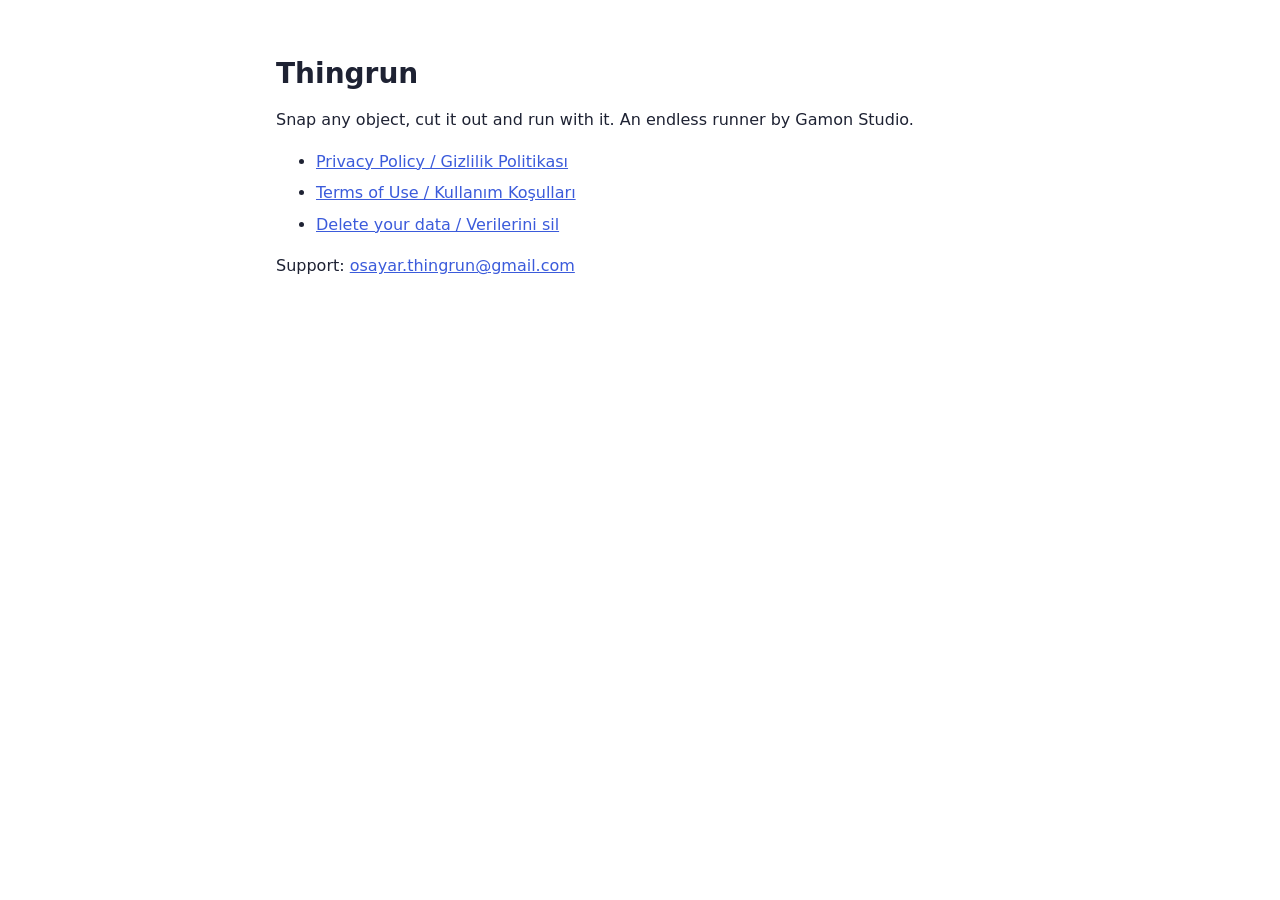
<file: index.html>
<!doctype html>
<html lang="en">
<head>
<meta charset="utf-8">
<meta name="viewport" content="width=device-width, initial-scale=1">
<title>Thingrun</title>
<link rel="stylesheet" href="style.css">
</head>
<body>
<main>
<h1>Thingrun</h1>
<p>Snap any object, cut it out and run with it. An endless runner by Gamon Studio.</p>
<ul>
<li><a href="privacy.html">Privacy Policy / Gizlilik Politikası</a></li>
<li><a href="terms.html">Terms of Use / Kullanım Koşulları</a></li>
<li><a href="delete.html">Delete your data / Verilerini sil</a></li>
</ul>
<p>Support: <a href="mailto:osayar.thingrun@gmail.com">osayar.thingrun@gmail.com</a></p>
</main>
</body>
</html>
</file>
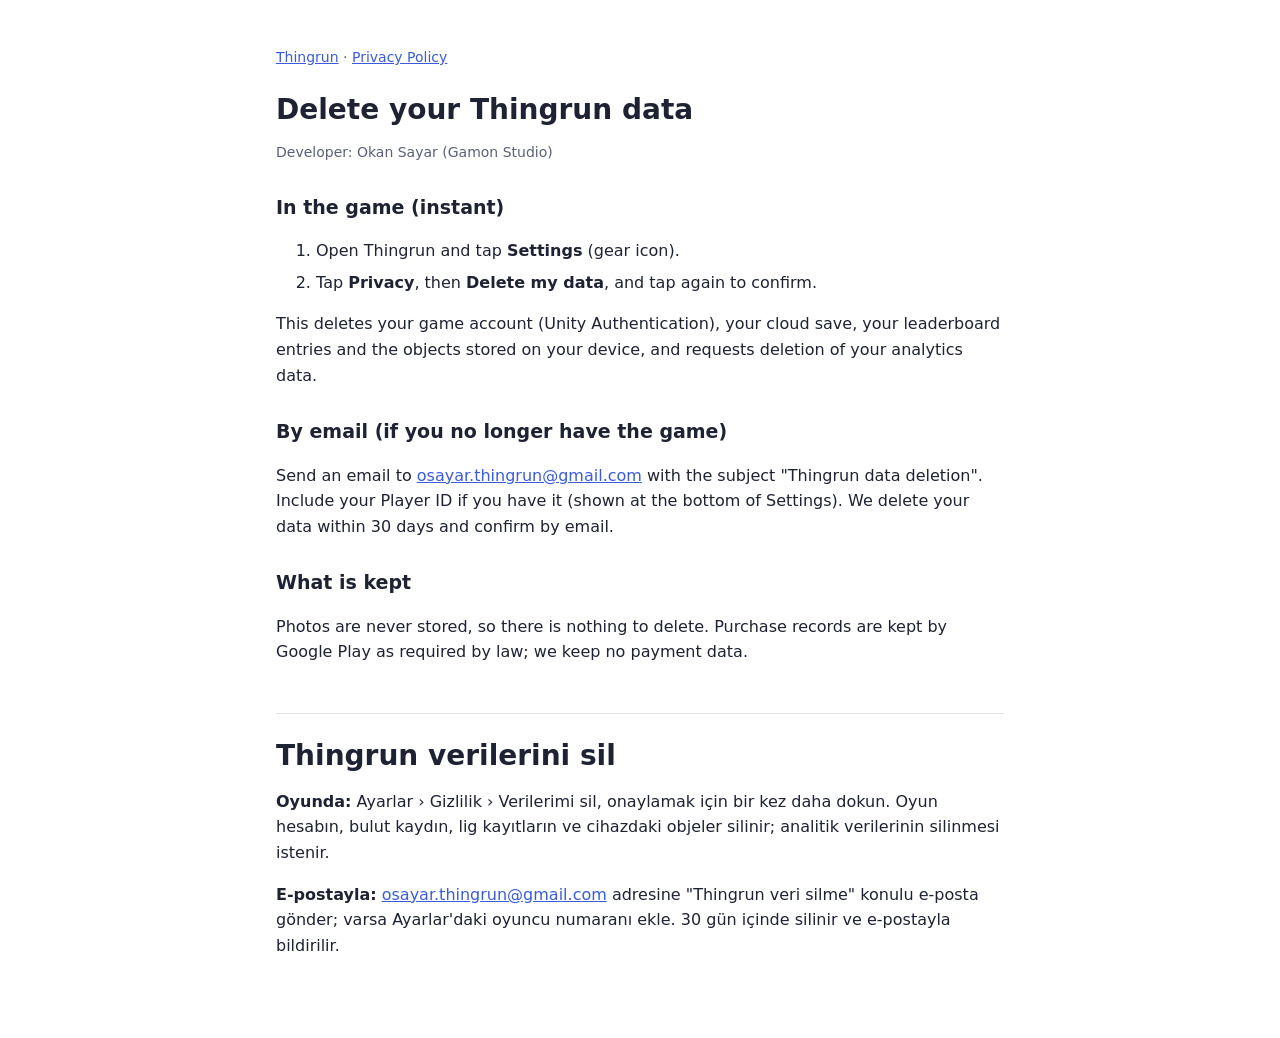
<file: delete.html>
<!doctype html>
<html lang="en">
<head>
<meta charset="utf-8">
<meta name="viewport" content="width=device-width, initial-scale=1">
<title>Thingrun – Delete your data</title>
<link rel="stylesheet" href="style.css">
</head>
<body>
<main>
<p class="nav"><a href="index.html">Thingrun</a> · <a href="privacy.html">Privacy Policy</a></p>
<h1>Delete your Thingrun data</h1>
<p class="meta">Developer: Okan Sayar (Gamon Studio)</p>

<h2>In the game (instant)</h2>
<ol>
<li>Open Thingrun and tap <b>Settings</b> (gear icon).</li>
<li>Tap <b>Privacy</b>, then <b>Delete my data</b>, and tap again to confirm.</li>
</ol>
<p>This deletes your game account (Unity Authentication), your cloud save, your leaderboard entries and the objects stored on your device, and requests deletion of your analytics data.</p>

<h2>By email (if you no longer have the game)</h2>
<p>Send an email to <a href="mailto:osayar.thingrun@gmail.com?subject=Thingrun%20data%20deletion">osayar.thingrun@gmail.com</a> with the subject "Thingrun data deletion". Include your Player ID if you have it (shown at the bottom of Settings). We delete your data within 30 days and confirm by email.</p>

<h2>What is kept</h2>
<p>Photos are never stored, so there is nothing to delete. Purchase records are kept by Google Play as required by law; we keep no payment data.</p>

<hr>
<h1>Thingrun verilerini sil</h1>
<p><b>Oyunda:</b> Ayarlar › Gizlilik › Verilerimi sil, onaylamak için bir kez daha dokun. Oyun hesabın, bulut kaydın, lig kayıtların ve cihazdaki objeler silinir; analitik verilerinin silinmesi istenir.</p>
<p><b>E-postayla:</b> <a href="mailto:osayar.thingrun@gmail.com?subject=Thingrun%20veri%20silme">osayar.thingrun@gmail.com</a> adresine "Thingrun veri silme" konulu e-posta gönder; varsa Ayarlar'daki oyuncu numaranı ekle. 30 gün içinde silinir ve e-postayla bildirilir.</p>
</main>
</body>
</html>
</file>
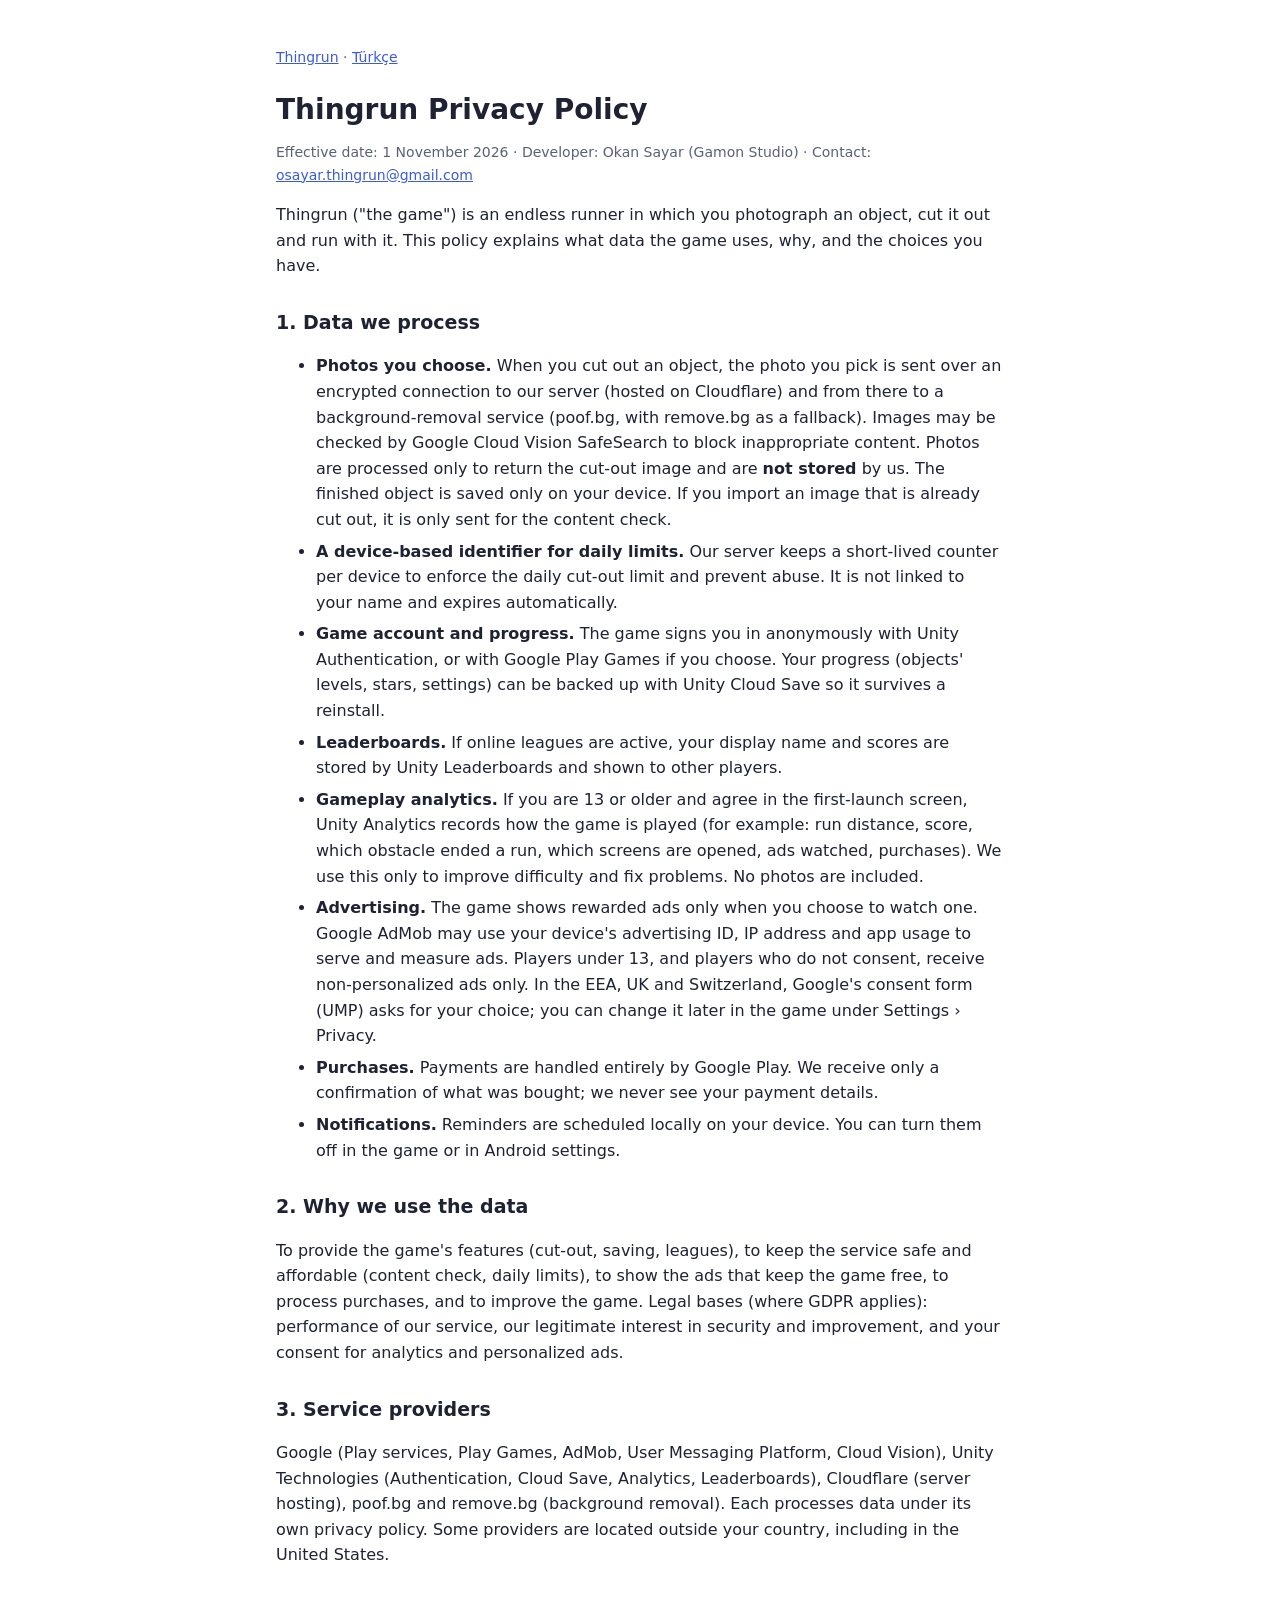
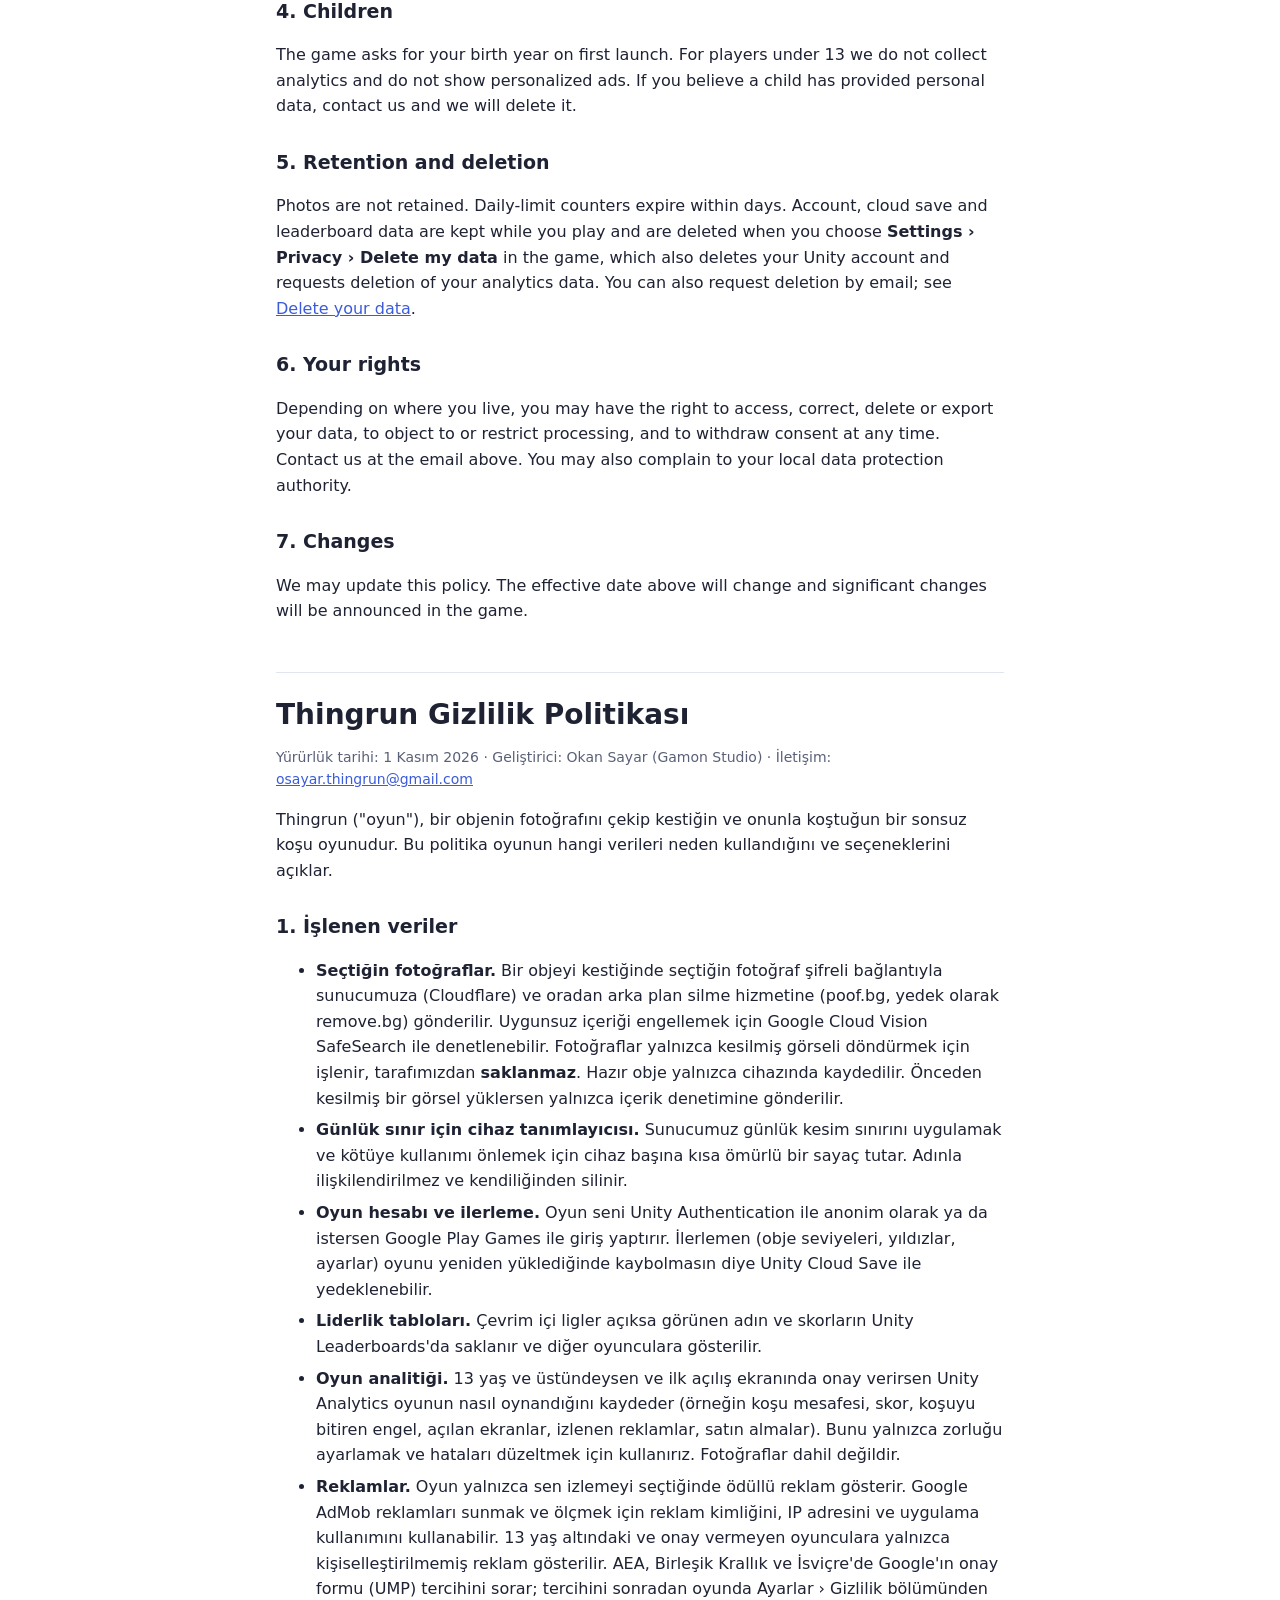
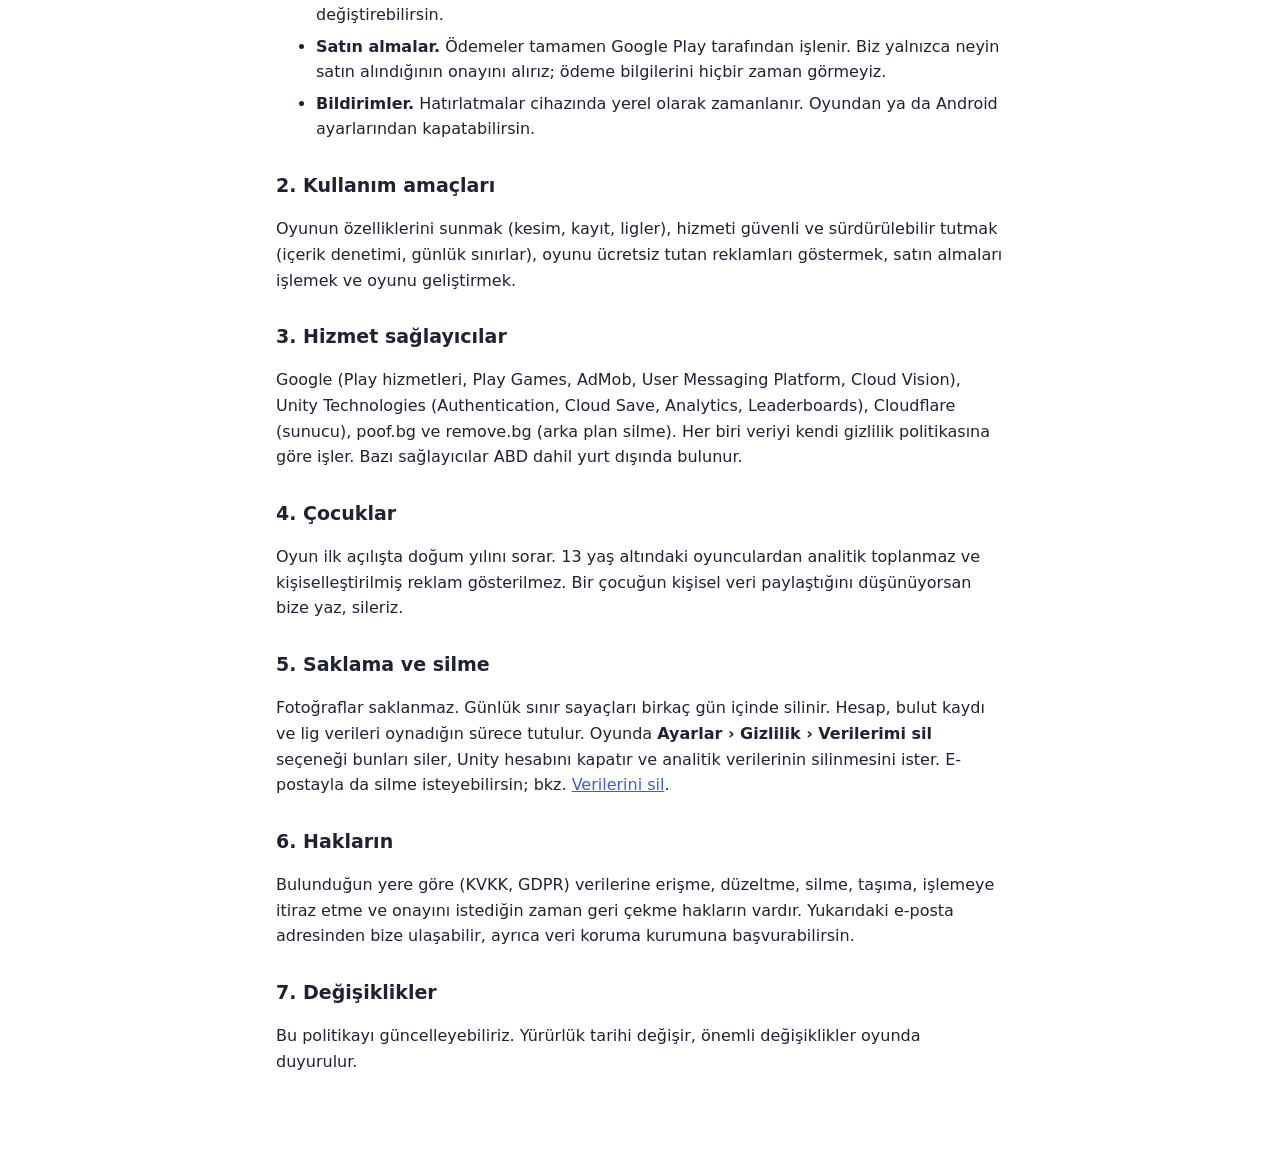
<file: privacy.html>
<!doctype html>
<html lang="en">
<head>
<meta charset="utf-8">
<meta name="viewport" content="width=device-width, initial-scale=1">
<title>Thingrun – Privacy Policy</title>
<link rel="stylesheet" href="style.css">
</head>
<body>
<main>
<p class="nav"><a href="index.html">Thingrun</a> · <a href="#tr">Türkçe</a></p>
<h1>Thingrun Privacy Policy</h1>
<p class="meta">Effective date: 1 November 2026 · Developer: Okan Sayar (Gamon Studio) · Contact: <a href="mailto:osayar.thingrun@gmail.com">osayar.thingrun@gmail.com</a></p>

<p>Thingrun ("the game") is an endless runner in which you photograph an object, cut it out and run with it. This policy explains what data the game uses, why, and the choices you have.</p>

<h2>1. Data we process</h2>
<ul>
<li><b>Photos you choose.</b> When you cut out an object, the photo you pick is sent over an encrypted connection to our server (hosted on Cloudflare) and from there to a background-removal service (poof.bg, with remove.bg as a fallback). Images may be checked by Google Cloud Vision SafeSearch to block inappropriate content. Photos are processed only to return the cut-out image and are <b>not stored</b> by us. The finished object is saved only on your device. If you import an image that is already cut out, it is only sent for the content check.</li>
<li><b>A device-based identifier for daily limits.</b> Our server keeps a short-lived counter per device to enforce the daily cut-out limit and prevent abuse. It is not linked to your name and expires automatically.</li>
<li><b>Game account and progress.</b> The game signs you in anonymously with Unity Authentication, or with Google Play Games if you choose. Your progress (objects' levels, stars, settings) can be backed up with Unity Cloud Save so it survives a reinstall.</li>
<li><b>Leaderboards.</b> If online leagues are active, your display name and scores are stored by Unity Leaderboards and shown to other players.</li>
<li><b>Gameplay analytics.</b> If you are 13 or older and agree in the first-launch screen, Unity Analytics records how the game is played (for example: run distance, score, which obstacle ended a run, which screens are opened, ads watched, purchases). We use this only to improve difficulty and fix problems. No photos are included.</li>
<li><b>Advertising.</b> The game shows rewarded ads only when you choose to watch one. Google AdMob may use your device's advertising ID, IP address and app usage to serve and measure ads. Players under 13, and players who do not consent, receive non-personalized ads only. In the EEA, UK and Switzerland, Google's consent form (UMP) asks for your choice; you can change it later in the game under Settings › Privacy.</li>
<li><b>Purchases.</b> Payments are handled entirely by Google Play. We receive only a confirmation of what was bought; we never see your payment details.</li>
<li><b>Notifications.</b> Reminders are scheduled locally on your device. You can turn them off in the game or in Android settings.</li>
</ul>

<h2>2. Why we use the data</h2>
<p>To provide the game's features (cut-out, saving, leagues), to keep the service safe and affordable (content check, daily limits), to show the ads that keep the game free, to process purchases, and to improve the game. Legal bases (where GDPR applies): performance of our service, our legitimate interest in security and improvement, and your consent for analytics and personalized ads.</p>

<h2>3. Service providers</h2>
<p>Google (Play services, Play Games, AdMob, User Messaging Platform, Cloud Vision), Unity Technologies (Authentication, Cloud Save, Analytics, Leaderboards), Cloudflare (server hosting), poof.bg and remove.bg (background removal). Each processes data under its own privacy policy. Some providers are located outside your country, including in the United States.</p>

<h2>4. Children</h2>
<p>The game asks for your birth year on first launch. For players under 13 we do not collect analytics and do not show personalized ads. If you believe a child has provided personal data, contact us and we will delete it.</p>

<h2>5. Retention and deletion</h2>
<p>Photos are not retained. Daily-limit counters expire within days. Account, cloud save and leaderboard data are kept while you play and are deleted when you choose <b>Settings › Privacy › Delete my data</b> in the game, which also deletes your Unity account and requests deletion of your analytics data. You can also request deletion by email; see <a href="delete.html">Delete your data</a>.</p>

<h2>6. Your rights</h2>
<p>Depending on where you live, you may have the right to access, correct, delete or export your data, to object to or restrict processing, and to withdraw consent at any time. Contact us at the email above. You may also complain to your local data protection authority.</p>

<h2>7. Changes</h2>
<p>We may update this policy. The effective date above will change and significant changes will be announced in the game.</p>

<hr id="tr">

<h1>Thingrun Gizlilik Politikası</h1>
<p class="meta">Yürürlük tarihi: 1 Kasım 2026 · Geliştirici: Okan Sayar (Gamon Studio) · İletişim: <a href="mailto:osayar.thingrun@gmail.com">osayar.thingrun@gmail.com</a></p>

<p>Thingrun ("oyun"), bir objenin fotoğrafını çekip kestiğin ve onunla koştuğun bir sonsuz koşu oyunudur. Bu politika oyunun hangi verileri neden kullandığını ve seçeneklerini açıklar.</p>

<h2>1. İşlenen veriler</h2>
<ul>
<li><b>Seçtiğin fotoğraflar.</b> Bir objeyi kestiğinde seçtiğin fotoğraf şifreli bağlantıyla sunucumuza (Cloudflare) ve oradan arka plan silme hizmetine (poof.bg, yedek olarak remove.bg) gönderilir. Uygunsuz içeriği engellemek için Google Cloud Vision SafeSearch ile denetlenebilir. Fotoğraflar yalnızca kesilmiş görseli döndürmek için işlenir, tarafımızdan <b>saklanmaz</b>. Hazır obje yalnızca cihazında kaydedilir. Önceden kesilmiş bir görsel yüklersen yalnızca içerik denetimine gönderilir.</li>
<li><b>Günlük sınır için cihaz tanımlayıcısı.</b> Sunucumuz günlük kesim sınırını uygulamak ve kötüye kullanımı önlemek için cihaz başına kısa ömürlü bir sayaç tutar. Adınla ilişkilendirilmez ve kendiliğinden silinir.</li>
<li><b>Oyun hesabı ve ilerleme.</b> Oyun seni Unity Authentication ile anonim olarak ya da istersen Google Play Games ile giriş yaptırır. İlerlemen (obje seviyeleri, yıldızlar, ayarlar) oyunu yeniden yüklediğinde kaybolmasın diye Unity Cloud Save ile yedeklenebilir.</li>
<li><b>Liderlik tabloları.</b> Çevrim içi ligler açıksa görünen adın ve skorların Unity Leaderboards'da saklanır ve diğer oyunculara gösterilir.</li>
<li><b>Oyun analitiği.</b> 13 yaş ve üstündeysen ve ilk açılış ekranında onay verirsen Unity Analytics oyunun nasıl oynandığını kaydeder (örneğin koşu mesafesi, skor, koşuyu bitiren engel, açılan ekranlar, izlenen reklamlar, satın almalar). Bunu yalnızca zorluğu ayarlamak ve hataları düzeltmek için kullanırız. Fotoğraflar dahil değildir.</li>
<li><b>Reklamlar.</b> Oyun yalnızca sen izlemeyi seçtiğinde ödüllü reklam gösterir. Google AdMob reklamları sunmak ve ölçmek için reklam kimliğini, IP adresini ve uygulama kullanımını kullanabilir. 13 yaş altındaki ve onay vermeyen oyunculara yalnızca kişiselleştirilmemiş reklam gösterilir. AEA, Birleşik Krallık ve İsviçre'de Google'ın onay formu (UMP) tercihini sorar; tercihini sonradan oyunda Ayarlar › Gizlilik bölümünden değiştirebilirsin.</li>
<li><b>Satın almalar.</b> Ödemeler tamamen Google Play tarafından işlenir. Biz yalnızca neyin satın alındığının onayını alırız; ödeme bilgilerini hiçbir zaman görmeyiz.</li>
<li><b>Bildirimler.</b> Hatırlatmalar cihazında yerel olarak zamanlanır. Oyundan ya da Android ayarlarından kapatabilirsin.</li>
</ul>

<h2>2. Kullanım amaçları</h2>
<p>Oyunun özelliklerini sunmak (kesim, kayıt, ligler), hizmeti güvenli ve sürdürülebilir tutmak (içerik denetimi, günlük sınırlar), oyunu ücretsiz tutan reklamları göstermek, satın almaları işlemek ve oyunu geliştirmek.</p>

<h2>3. Hizmet sağlayıcılar</h2>
<p>Google (Play hizmetleri, Play Games, AdMob, User Messaging Platform, Cloud Vision), Unity Technologies (Authentication, Cloud Save, Analytics, Leaderboards), Cloudflare (sunucu), poof.bg ve remove.bg (arka plan silme). Her biri veriyi kendi gizlilik politikasına göre işler. Bazı sağlayıcılar ABD dahil yurt dışında bulunur.</p>

<h2>4. Çocuklar</h2>
<p>Oyun ilk açılışta doğum yılını sorar. 13 yaş altındaki oyunculardan analitik toplanmaz ve kişiselleştirilmiş reklam gösterilmez. Bir çocuğun kişisel veri paylaştığını düşünüyorsan bize yaz, sileriz.</p>

<h2>5. Saklama ve silme</h2>
<p>Fotoğraflar saklanmaz. Günlük sınır sayaçları birkaç gün içinde silinir. Hesap, bulut kaydı ve lig verileri oynadığın sürece tutulur. Oyunda <b>Ayarlar › Gizlilik › Verilerimi sil</b> seçeneği bunları siler, Unity hesabını kapatır ve analitik verilerinin silinmesini ister. E-postayla da silme isteyebilirsin; bkz. <a href="delete.html">Verilerini sil</a>.</p>

<h2>6. Hakların</h2>
<p>Bulunduğun yere göre (KVKK, GDPR) verilerine erişme, düzeltme, silme, taşıma, işlemeye itiraz etme ve onayını istediğin zaman geri çekme hakların vardır. Yukarıdaki e-posta adresinden bize ulaşabilir, ayrıca veri koruma kurumuna başvurabilirsin.</p>

<h2>7. Değişiklikler</h2>
<p>Bu politikayı güncelleyebiliriz. Yürürlük tarihi değişir, önemli değişiklikler oyunda duyurulur.</p>
</main>
</body>
</html>
</file>
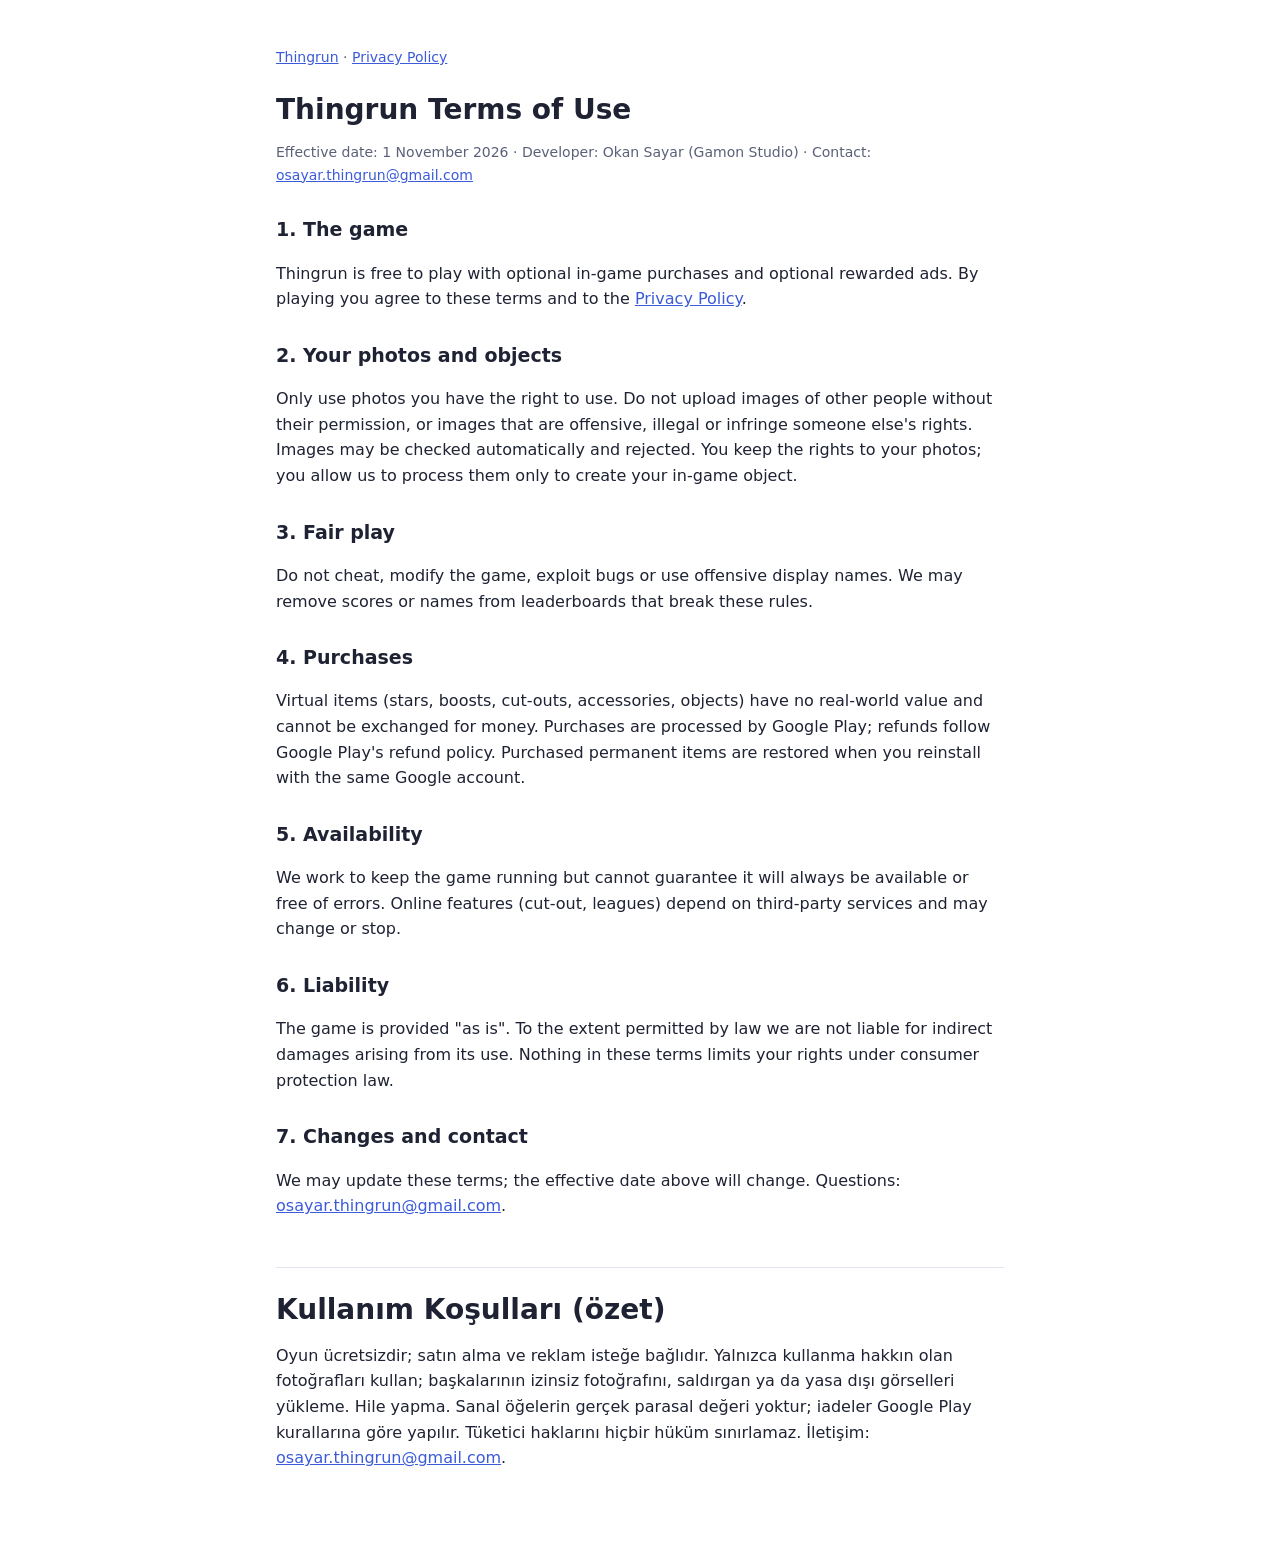
<file: terms.html>
<!doctype html>
<html lang="en">
<head>
<meta charset="utf-8">
<meta name="viewport" content="width=device-width, initial-scale=1">
<title>Thingrun – Terms of Use</title>
<link rel="stylesheet" href="style.css">
</head>
<body>
<main>
<p class="nav"><a href="index.html">Thingrun</a> · <a href="privacy.html">Privacy Policy</a></p>
<h1>Thingrun Terms of Use</h1>
<p class="meta">Effective date: 1 November 2026 · Developer: Okan Sayar (Gamon Studio) · Contact: <a href="mailto:osayar.thingrun@gmail.com">osayar.thingrun@gmail.com</a></p>

<h2>1. The game</h2>
<p>Thingrun is free to play with optional in-game purchases and optional rewarded ads. By playing you agree to these terms and to the <a href="privacy.html">Privacy Policy</a>.</p>

<h2>2. Your photos and objects</h2>
<p>Only use photos you have the right to use. Do not upload images of other people without their permission, or images that are offensive, illegal or infringe someone else's rights. Images may be checked automatically and rejected. You keep the rights to your photos; you allow us to process them only to create your in-game object.</p>

<h2>3. Fair play</h2>
<p>Do not cheat, modify the game, exploit bugs or use offensive display names. We may remove scores or names from leaderboards that break these rules.</p>

<h2>4. Purchases</h2>
<p>Virtual items (stars, boosts, cut-outs, accessories, objects) have no real-world value and cannot be exchanged for money. Purchases are processed by Google Play; refunds follow Google Play's refund policy. Purchased permanent items are restored when you reinstall with the same Google account.</p>

<h2>5. Availability</h2>
<p>We work to keep the game running but cannot guarantee it will always be available or free of errors. Online features (cut-out, leagues) depend on third-party services and may change or stop.</p>

<h2>6. Liability</h2>
<p>The game is provided "as is". To the extent permitted by law we are not liable for indirect damages arising from its use. Nothing in these terms limits your rights under consumer protection law.</p>

<h2>7. Changes and contact</h2>
<p>We may update these terms; the effective date above will change. Questions: <a href="mailto:osayar.thingrun@gmail.com">osayar.thingrun@gmail.com</a>.</p>

<hr>
<h1>Kullanım Koşulları (özet)</h1>
<p>Oyun ücretsizdir; satın alma ve reklam isteğe bağlıdır. Yalnızca kullanma hakkın olan fotoğrafları kullan; başkalarının izinsiz fotoğrafını, saldırgan ya da yasa dışı görselleri yükleme. Hile yapma. Sanal öğelerin gerçek parasal değeri yoktur; iadeler Google Play kurallarına göre yapılır. Tüketici haklarını hiçbir hüküm sınırlamaz. İletişim: <a href="mailto:osayar.thingrun@gmail.com">osayar.thingrun@gmail.com</a>.</p>
</main>
</body>
</html>
</file>
<file: style.css>
:root { --bg: #ffffff; --fg: #1e2233; --muted: #5a6078; --link: #3b5bdb; --line: #e3e5ee; }
@media (prefers-color-scheme: dark) { :root { --bg: #14161f; --fg: #e8eaf2; --muted: #9aa0b8; --link: #8ea8ff; --line: #2a2e3d; } }
* { box-sizing: border-box; }
body { margin: 0; background: var(--bg); color: var(--fg); font: 16px/1.6 system-ui, -apple-system, "Segoe UI", Roboto, sans-serif; }
main { max-width: 760px; margin: 0 auto; padding: 32px 16px 64px; }
h1 { font-size: 28px; line-height: 1.25; margin: 24px 0 8px; }
h2 { font-size: 19px; margin: 28px 0 8px; }
.meta, .nav { color: var(--muted); font-size: 14px; }
a { color: var(--link); }
li { margin: 6px 0; }
hr { border: 0; border-top: 1px solid var(--line); margin: 48px 0 16px; }
</file>
